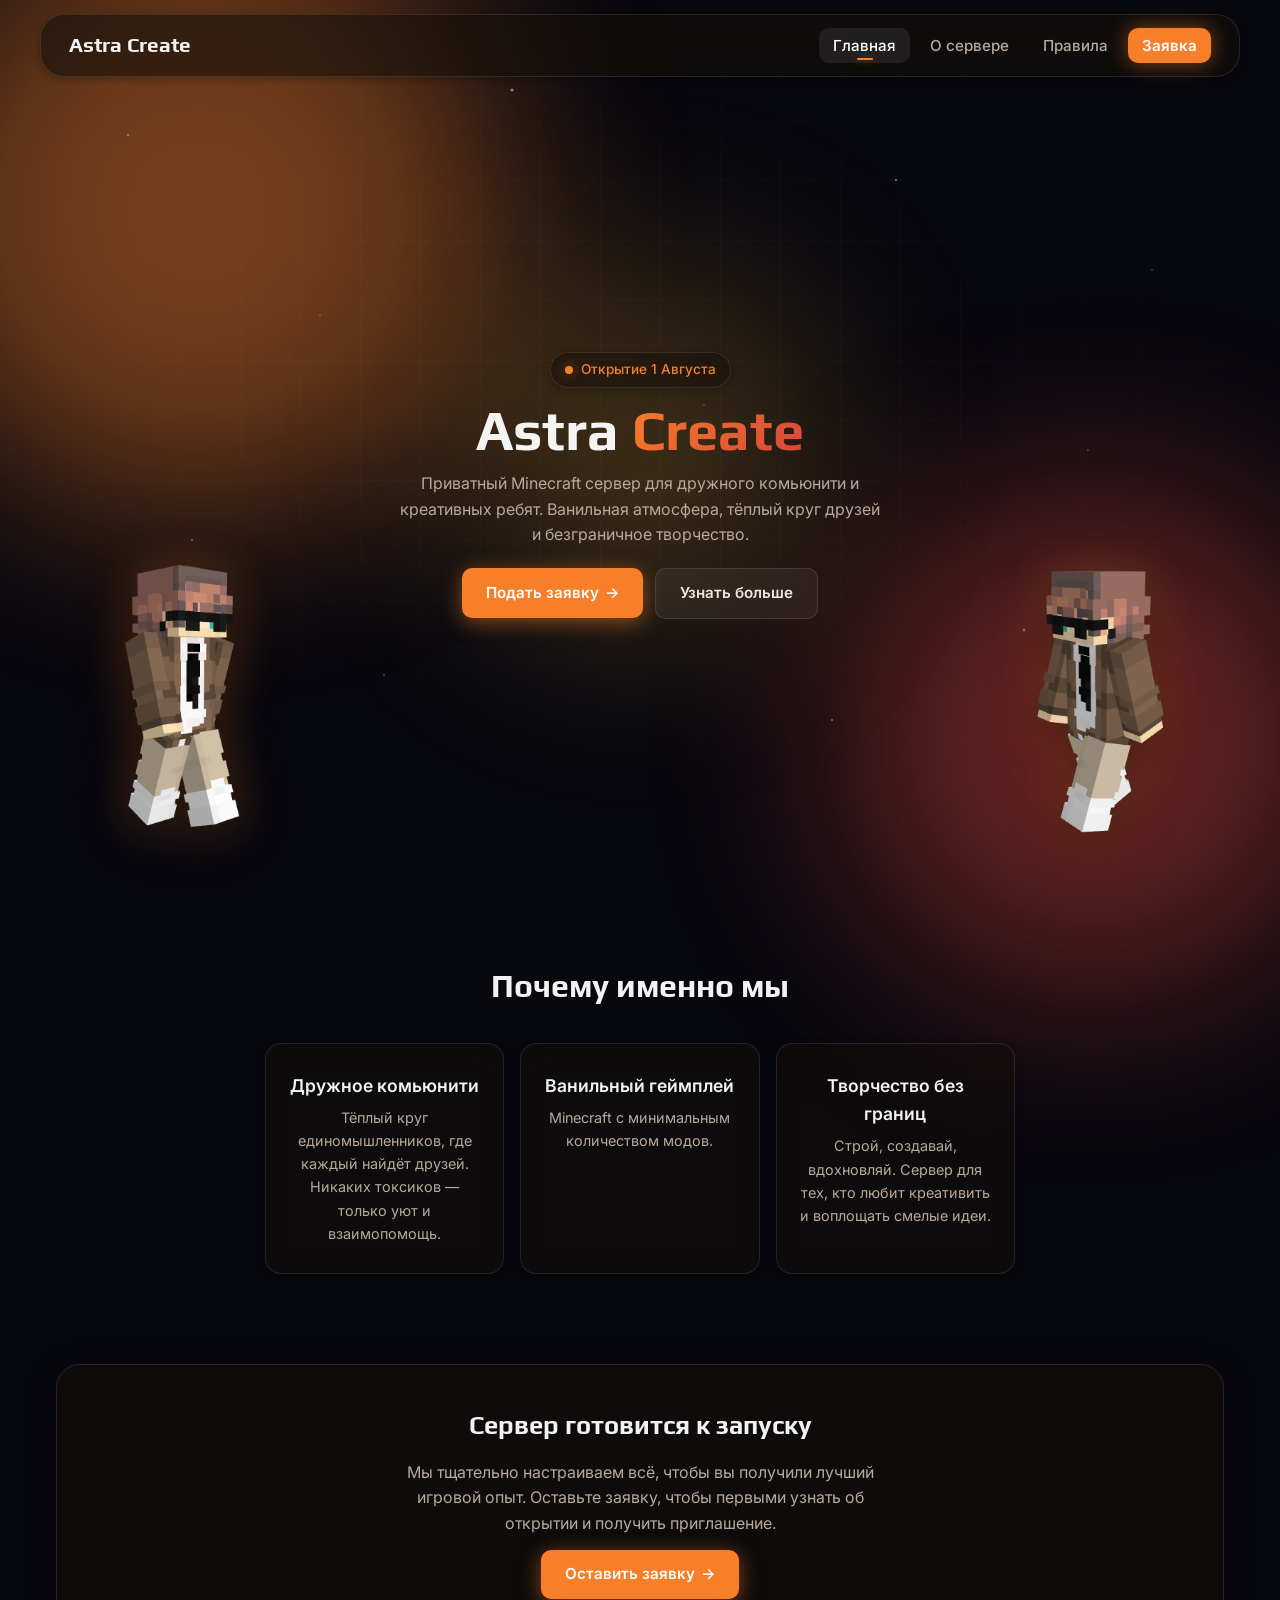
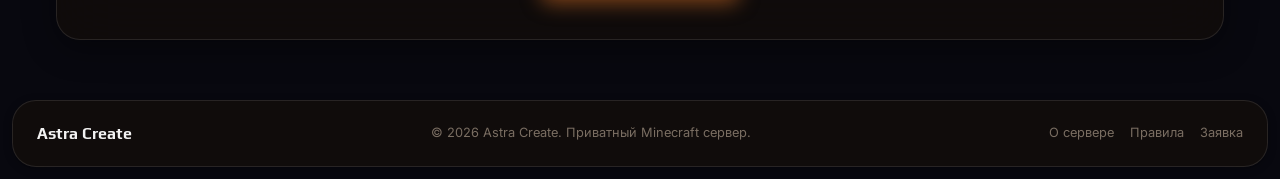
<file: index.html>
<!DOCTYPE html>
<html lang="ru">
<head>
    <meta charset="UTF-8">
    <meta name="viewport" content="width=device-width, initial-scale=1.0">
    <meta name="description" content="Astra Create — приватный Minecraft сервер.">
    <title>Astra Create — Приватный Minecraft Сервер</title>
    <link rel="preconnect" href="https://fonts.googleapis.com">
    <link rel="preconnect" href="https://fonts.gstatic.com" crossorigin>
    <link href="https://fonts.googleapis.com/css2?family=Inter:wght@300;400;500;600;700&family=Play:wght@400;700&display=swap" rel="stylesheet">
    <link rel="stylesheet" href="style.css">
</head>
<body>
    <div class="bg-stars" aria-hidden="true"></div>
    <div class="bg-orb bg-orb--orange" aria-hidden="true"></div>
    <div class="bg-orb bg-orb--red" aria-hidden="true"></div>
    <div class="bg-orb bg-orb--yellow" aria-hidden="true"></div>
    <div class="bg-grid" aria-hidden="true"></div>

    <header class="header" role="banner">
        <nav class="nav glass-panel" role="navigation" aria-label="Главное меню">
            <a href="index.html" class="nav__logo" aria-label="Astra Create — главная страница">
                <span class="nav__logo-text">Astra Create</span>
            </a>
            <button class="nav__burger" aria-label="Открыть меню" aria-expanded="false">
                <span class="nav__burger-line"></span>
                <span class="nav__burger-line"></span>
                <span class="nav__burger-line"></span>
            </button>
            <ul class="nav__list" role="menubar">
                <li class="nav__item" role="none">
                    <a href="index.html" class="nav__link nav__link--active" role="menuitem" aria-current="page">Главная</a>
                </li>
                <li class="nav__item" role="none">
                    <a href="about.html" class="nav__link" role="menuitem">О сервере</a>
                </li>
                <li class="nav__item" role="none">
                    <a href="https://t.me/AstraA0o0/5" class="nav__link" role="menuitem">Правила</a>
                </li>
                <li class="nav__item" role="none">
                    <a href="apply.html" class="nav__link nav__link--cta" role="menuitem">Заявка</a>
                </li>
            </ul>
        </nav>
        <div class="mobile-overlay" aria-hidden="true">
            <div class="mobile-menu glass-panel--heavy" role="dialog" aria-modal="true" aria-label="Мобильное меню">
                <button class="mobile-menu__close" aria-label="Закрыть меню">&#10005;</button>
                <ul class="mobile-menu__list">
                    <li><a href="index.html" class="mobile-menu__link mobile-menu__link--active">Главная</a></li>
                    <li><a href="about.html" class="mobile-menu__link">О сервере</a></li>
                    <li><a href="https://t.me/AstraA0o0/5" class="mobile-menu__link">Правила</a></li>
                    <li><a href="apply.html" class="mobile-menu__link mobile-menu__link--cta">Подать заявку</a></li>
                </ul>
            </div>
        </div>
    </header>

    <main class="main" role="main">
        <section class="hero" aria-labelledby="hero-heading">
            <div class="hero__content">
                <div class="hero__badge glass-panel">
                    <span class="pulse-dot" aria-hidden="true"></span>
                    Открытие 1 Августа
                </div>
                <h1 id="hero-heading" class="hero__title">
                    Astra <span class="hero__title--accent">Create</span>
                </h1>
                <p class="hero__subtitle">
                    Приватный Minecraft сервер для дружного комьюнити и креативных ребят.
                    Ванильная атмосфера, тёплый круг друзей и безграничное творчество.
                </p>
                <div class="hero__actions">
                    <a href="apply.html" class="btn btn--primary">
                        Подать заявку
                        <span class="btn__arrow">&rarr;</span>
                    </a>
                    <a href="about.html" class="btn btn--glass">
                        Узнать больше
                    </a>
                </div>
            </div>
            <div class="hero__visual" aria-hidden="true">
                <div class="hero__character hero__character--left">
                    <img src="skin.png" alt="Персонаж слева" width="225" height="450" loading="lazy">
                </div>
                <div class="hero__character hero__character--right">
                    <img src="skin2.png" alt="Персонаж справа" width="225" height="450" loading="lazy">
                </div>
            </div>
        </section>

        <section class="features fade-in-section" aria-labelledby="features-heading">
            <h2 id="features-heading" class="section-title">Почему именно мы</h2>
            <div class="features__grid">
                <article class="feature-card glass-panel" tabindex="0">
                    <h3 class="feature-card__title">Дружное комьюнити</h3>
                    <p class="feature-card__text">
                        Тёплый круг единомышленников, где каждый найдёт друзей.
                        Никаких токсиков — только уют и взаимопомощь.
                    </p>
                </article>
                <article class="feature-card glass-panel" tabindex="0">
                    <h3 class="feature-card__title">Ванильный геймплей</h3>
                    <p class="feature-card__text">
                        Minecraft с минимальным количеством модов.
                    </p>
                </article>
                <article class="feature-card glass-panel" tabindex="0">
                    <h3 class="feature-card__title">Творчество без границ</h3>
                    <p class="feature-card__text">
                        Строй, создавай, вдохновляй. Сервер для тех,
                        кто любит креативить и воплощать смелые идеи.
                    </p>
                </article>
            </div>
        </section>

        <section class="status fade-in-section" aria-labelledby="status-heading">
            <div class="status__card glass-panel--heavy">
                <h2 id="status-heading" class="status__title">Сервер готовится к запуску</h2>
                <p class="status__text">
                    Мы тщательно настраиваем всё, чтобы вы получили лучший игровой опыт.
                    Оставьте заявку, чтобы первыми узнать об открытии и получить приглашение.
                </p>
                <a href="apply.html" class="btn btn--primary">
                    Оставить заявку
                    <span class="btn__arrow">&rarr;</span>
                </a>
            </div>
        </section>
    </main>

    <footer class="footer glass-panel" role="contentinfo">
        <div class="footer__inner">
            <p class="footer__brand">Astra Create</p>
            <p class="footer__copy">&copy; 2026 Astra Create. Приватный Minecraft сервер.</p>
            <nav class="footer__links" aria-label="Дополнительные ссылки">
                <a href="about.html">О сервере</a>
                <a href="rules.html">Правила</a>
                <a href="apply.html">Заявка</a>
            </nav>
        </div>
    </footer>

    <script src="script.js"></script>
</body>
</html>
</file>
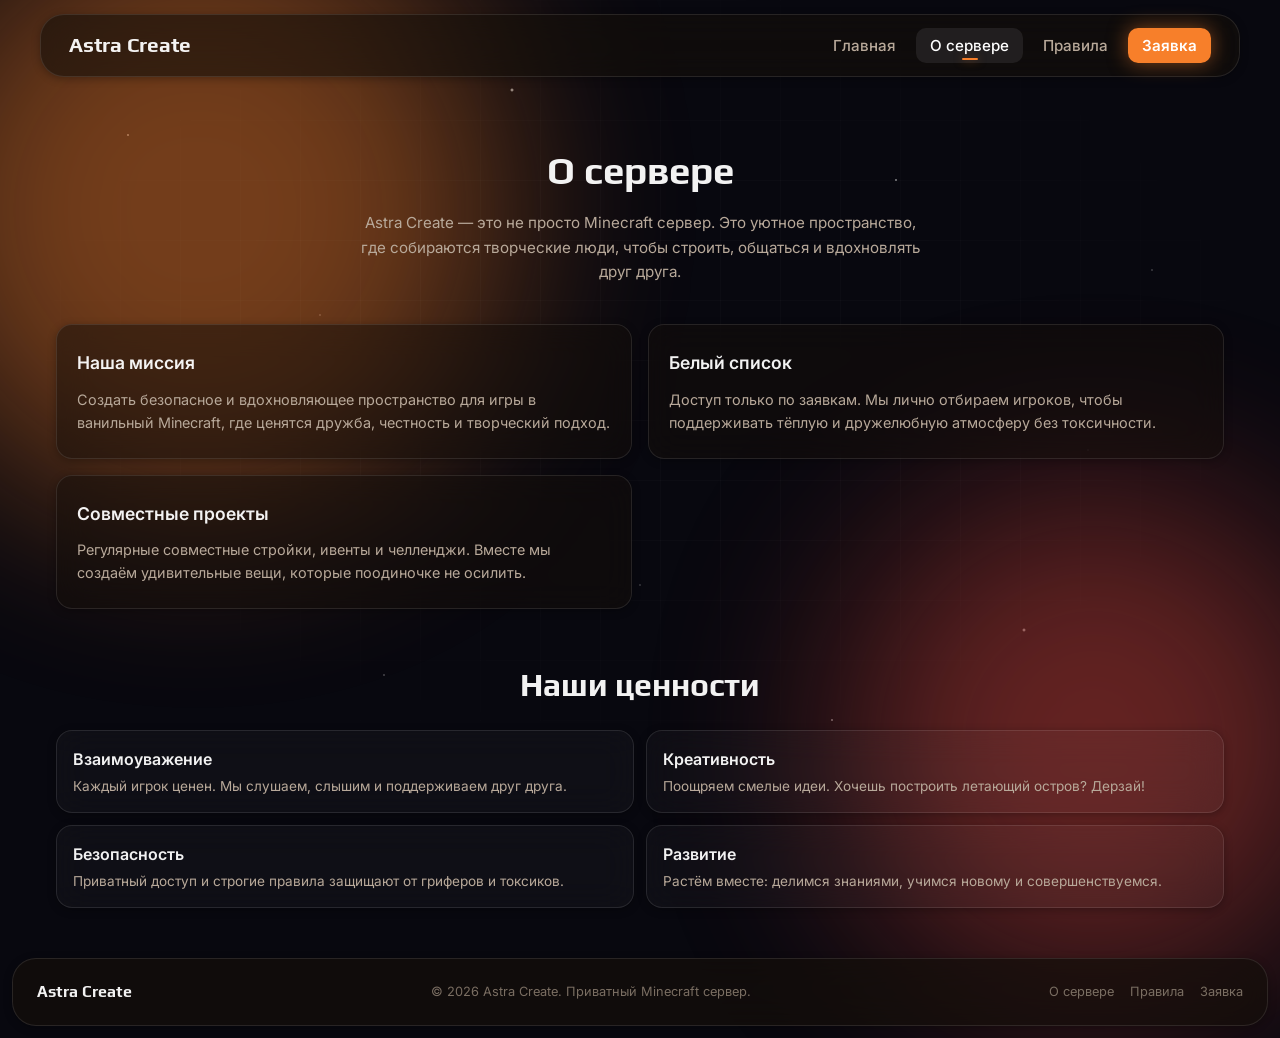
<file: about.html>
<!DOCTYPE html>
<html lang="ru">
<head>
    <meta charset="UTF-8">
    <meta name="viewport" content="width=device-width, initial-scale=1.0">
    <meta name="description" content="Узнайте больше о приватном Minecraft сервере Astra Create — ванильный геймплей, дружное комьюнити.">
    <title>О сервере — Astra Create</title>
    <link rel="preconnect" href="https://fonts.googleapis.com">
    <link rel="preconnect" href="https://fonts.gstatic.com" crossorigin>
    <link href="https://fonts.googleapis.com/css2?family=Inter:wght@300;400;500;600;700&family=Play:wght@400;700&display=swap" rel="stylesheet">
    <link rel="stylesheet" href="style.css">
</head>
<body>
    <div class="bg-stars" aria-hidden="true"></div>
    <div class="bg-orb bg-orb--orange" aria-hidden="true"></div>
    <div class="bg-orb bg-orb--red" aria-hidden="true"></div>
    <div class="bg-grid" aria-hidden="true"></div>

    <header class="header" role="banner">
        <nav class="nav glass-panel" role="navigation" aria-label="Главное меню">
            <a href="index.html" class="nav__logo" aria-label="Astra Create — главная страница">
                <span class="nav__logo-text">Astra Create</span>
            </a>
            <button class="nav__burger" aria-label="Открыть меню" aria-expanded="false">
                <span class="nav__burger-line"></span>
                <span class="nav__burger-line"></span>
                <span class="nav__burger-line"></span>
            </button>
            <ul class="nav__list" role="menubar">
                <li class="nav__item" role="none">
                    <a href="index.html" class="nav__link" role="menuitem">Главная</a>
                </li>
                <li class="nav__item" role="none">
                    <a href="about.html" class="nav__link nav__link--active" role="menuitem" aria-current="page">О сервере</a>
                </li>
                <li class="nav__item" role="none">
                    <a href="https://t.me/AstraA0o0/5" class="nav__link" role="menuitem">Правила</a>
                </li>
                <li class="nav__item" role="none">
                    <a href="apply.html" class="nav__link nav__link--cta" role="menuitem">Заявка</a>
                </li>
            </ul>
        </nav>
        <div class="mobile-overlay" aria-hidden="true">
            <div class="mobile-menu glass-panel--heavy" role="dialog" aria-modal="true" aria-label="Мобильное меню">
                <button class="mobile-menu__close" aria-label="Закрыть меню">&#10005;</button>
                <ul class="mobile-menu__list">
                    <li><a href="index.html" class="mobile-menu__link">Главная</a></li>
                    <li><a href="about.html" class="mobile-menu__link mobile-menu__link--active">О сервере</a></li>
                    <li><a href="https://t.me/AstraA0o0/5" class="mobile-menu__link">Правила</a></li>
                    <li><a href="apply.html" class="mobile-menu__link mobile-menu__link--cta">Подать заявку</a></li>
                </ul>
            </div>
        </div>
    </header>

    <main class="main" role="main">
        <section class="page-header fade-in-section">
            <h1 class="page-header__title">О сервере</h1>
            <p class="page-header__subtitle">
                Astra Create — это не просто Minecraft сервер. Это уютное пространство,
                где собираются творческие люди, чтобы строить, общаться и вдохновлять друг друга.
            </p>
        </section>

        <section class="about-content fade-in-section" aria-label="Информация о сервере">
            <article class="about-card glass-panel" tabindex="0">
                <h3 class="about-card__title">Наша миссия</h3>
                <p class="about-card__text">
                    Создать безопасное и вдохновляющее пространство для игры в ванильный Minecraft,
                    где ценятся дружба, честность и творческий подход.
                </p>
            </article>
            <article class="about-card glass-panel" tabindex="0">
                <h3 class="about-card__title">Белый список</h3>
                <p class="about-card__text">
                    Доступ только по заявкам. Мы лично отбираем игроков, чтобы поддерживать
                    тёплую и дружелюбную атмосферу без токсичности.
                </p>
            </article>
            <article class="about-card glass-panel" tabindex="0">
                <h3 class="about-card__title">Совместные проекты</h3>
                <p class="about-card__text">
                    Регулярные совместные стройки, ивенты и челленджи.
                    Вместе мы создаём удивительные вещи, которые поодиночке не осилить.
                </p>
            </article>
        </section>

        <section class="about-values fade-in-section" aria-labelledby="values-heading">
            <h2 id="values-heading" class="section-title">Наши ценности</h2>
            <div class="values__grid">
                <div class="value-item glass-panel" tabindex="0">
                    <div>
                        <h4 class="value-item__title">Взаимоуважение</h4>
                        <p class="value-item__text">Каждый игрок ценен. Мы слушаем, слышим и поддерживаем друг друга.</p>
                    </div>
                </div>
                <div class="value-item glass-panel" tabindex="0">
                    <div>
                        <h4 class="value-item__title">Креативность</h4>
                        <p class="value-item__text">Поощряем смелые идеи. Хочешь построить летающий остров? Дерзай!</p>
                    </div>
                </div>
                <div class="value-item glass-panel" tabindex="0">
                    <div>
                        <h4 class="value-item__title">Безопасность</h4>
                        <p class="value-item__text">Приватный доступ и строгие правила защищают от гриферов и токсиков.</p>
                    </div>
                </div>
                <div class="value-item glass-panel" tabindex="0">
                    <div>
                        <h4 class="value-item__title">Развитие</h4>
                        <p class="value-item__text">Растём вместе: делимся знаниями, учимся новому и совершенствуемся.</p>
                    </div>
                </div>
            </div>
        </section>
    </main>

    <footer class="footer glass-panel" role="contentinfo">
        <div class="footer__inner">
            <p class="footer__brand">Astra Create</p>
            <p class="footer__copy">&copy; 2026 Astra Create. Приватный Minecraft сервер.</p>
            <nav class="footer__links" aria-label="Дополнительные ссылки">
                <a href="about.html">О сервере</a>
                <a href="rules.html">Правила</a>
                <a href="apply.html">Заявка</a>
            </nav>
        </div>
    </footer>

    <script src="script.js"></script>
</body>
</html>
</file>
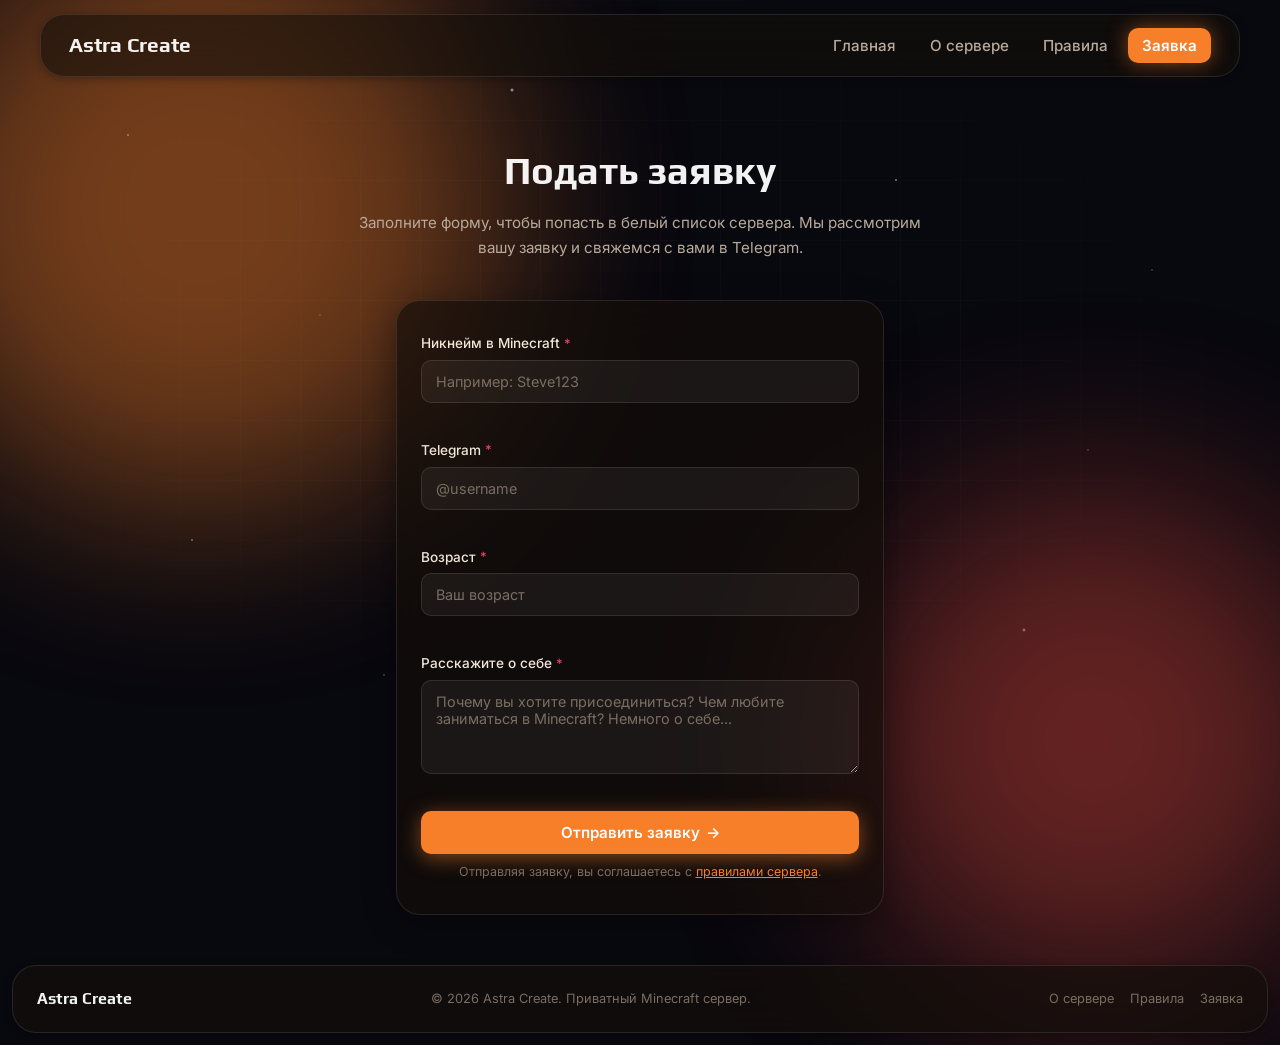
<file: apply.html>
<!DOCTYPE html>
<html lang="ru">
<head>
    <meta charset="UTF-8">
    <meta name="viewport" content="width=device-width, initial-scale=1.0">
    <meta name="description" content="Подайте заявку на вступление в приватный Minecraft сервер Astra Create. Белый список, ванильный геймплей.">
    <title>Заявка — Astra Create</title>
    <link rel="preconnect" href="https://fonts.googleapis.com">
    <link rel="preconnect" href="https://fonts.gstatic.com" crossorigin>
    <link href="https://fonts.googleapis.com/css2?family=Inter:wght@300;400;500;600;700&family=Play:wght@400;700&display=swap" rel="stylesheet">
    <link rel="stylesheet" href="style.css">
</head>
<body>
    <div class="bg-stars" aria-hidden="true"></div>
    <div class="bg-orb bg-orb--orange" aria-hidden="true"></div>
    <div class="bg-orb bg-orb--red" aria-hidden="true"></div>
    <div class="bg-grid" aria-hidden="true"></div>

    <header class="header" role="banner">
        <nav class="nav glass-panel" role="navigation" aria-label="Главное меню">
            <a href="index.html" class="nav__logo" aria-label="Astra Create — главная страница">
                <span class="nav__logo-text">Astra Create</span>
            </a>
            <button class="nav__burger" aria-label="Открыть меню" aria-expanded="false">
                <span class="nav__burger-line"></span>
                <span class="nav__burger-line"></span>
                <span class="nav__burger-line"></span>
            </button>
            <ul class="nav__list" role="menubar">
                <li class="nav__item" role="none">
                    <a href="index.html" class="nav__link" role="menuitem">Главная</a>
                </li>
                <li class="nav__item" role="none">
                    <a href="about.html" class="nav__link" role="menuitem">О сервере</a>
                </li>
                <li class="nav__item" role="none">
                    <a href="https://t.me/AstraA0o0/5" class="nav__link" role="menuitem">Правила</a>
                </li>
                <li class="nav__item" role="none">
                    <a href="apply.html" class="nav__link nav__link--cta nav__link--active" role="menuitem" aria-current="page">Заявка</a>
                </li>
            </ul>
        </nav>
        <div class="mobile-overlay" aria-hidden="true">
            <div class="mobile-menu glass-panel--heavy" role="dialog" aria-modal="true" aria-label="Мобильное меню">
                <button class="mobile-menu__close" aria-label="Закрыть меню">&#10005;</button>
                <ul class="mobile-menu__list">
                    <li><a href="index.html" class="mobile-menu__link">Главная</a></li>
                    <li><a href="about.html" class="mobile-menu__link">О сервере</a></li>
                    <li><a href="https://t.me/AstraA0o0/5" class="mobile-menu__link">Правила</a></li>
                    <li><a href="apply.html" class="mobile-menu__link mobile-menu__link--cta">Подать заявку</a></li>
                </ul>
            </div>
        </div>
    </header>

    <main class="main" role="main">
        <section class="page-header fade-in-section">
            <h1 class="page-header__title">Подать заявку</h1>
            <p class="page-header__subtitle">
                Заполните форму, чтобы попасть в белый список сервера.
                Мы рассмотрим вашу заявку и свяжемся с вами в Telegram.
            </p>
        </section>

        <section class="apply-section fade-in-section" aria-label="Форма заявки">
            <form id="apply-form" class="form glass-panel--heavy" style="padding: 32px 24px;" novalidate>
                <div class="form-group">
                    <label for="mc-username" class="form-group__label form-group__label--required">
                        Никнейм в Minecraft
                    </label>
                    <input
                        type="text"
                        id="mc-username"
                        class="form-group__input"
                        placeholder="Например: Steve123"
                        maxlength="16"
                        autocomplete="username"
                        aria-required="true"
                        aria-describedby="mc-username-error"
                    >
                    <span id="mc-username-error" class="form-group__error" role="alert"></span>
                </div>

                <div class="form-group">
                    <label for="telegram" class="form-group__label form-group__label--required">
                        Telegram
                    </label>
                    <input
                        type="text"
                        id="telegram"
                        class="form-group__input"
                        placeholder="@username"
                        autocomplete="off"
                        aria-required="true"
                        aria-describedby="telegram-error"
                    >
                    <span id="telegram-error" class="form-group__error" role="alert"></span>
                </div>

                <div class="form-group">
                    <label for="age" class="form-group__label form-group__label--required">
                        Возраст
                    </label>
                    <input
                        type="number"
                        id="age"
                        class="form-group__input"
                        placeholder="Ваш возраст"
                        min="10"
                        max="99"
                        aria-required="true"
                        aria-describedby="age-error"
                    >
                    <span id="age-error" class="form-group__error" role="alert"></span>
                </div>

                <div class="form-group">
                    <label for="about" class="form-group__label form-group__label--required">
                        Расскажите о себе
                    </label>
                    <textarea
                        id="about"
                        class="form-group__textarea"
                        rows="4"
                        placeholder="Почему вы хотите присоединиться? Чем любите заниматься в Minecraft? Немного о себе..."
                        maxlength="800"
                        aria-required="true"
                        aria-describedby="about-error"
                    ></textarea>
                    <span id="about-error" class="form-group__error" role="alert"></span>
                </div>

                <div class="form__footer">
                    <button type="submit" class="btn btn--primary btn--block">
                        Отправить заявку
                        <span class="btn__arrow">&rarr;</span>
                    </button>
                    <p class="form__note">
                        Отправляя заявку, вы соглашаетесь с <a href="rules.html" style="color: var(--accent-orange); text-decoration: underline;">правилами сервера</a>.
                    </p>
                </div>
            </form>
        </section>
    </main>

    <div class="modal-overlay" aria-hidden="true" role="dialog" aria-modal="true" aria-labelledby="modal-title">
        <div class="modal">
            <div class="modal__icon">&#10003;</div>
            <h3 id="modal-title" class="modal__title">Заявка отправлена!</h3>
            <p class="modal__text">
                Спасибо за интерес к Astra Create! Мы рассмотрим вашу заявку
                и свяжемся с вами в Telegram. Ожидайте ответа.
            </p>
            <button class="btn btn--primary modal__close-btn">
                Понятно
            </button>
        </div>
    </div>

    <footer class="footer glass-panel" role="contentinfo">
        <div class="footer__inner">
            <p class="footer__brand">Astra Create</p>
            <p class="footer__copy">&copy; 2026 Astra Create. Приватный Minecraft сервер.</p>
            <nav class="footer__links" aria-label="Дополнительные ссылки">
                <a href="about.html">О сервере</a>
                <a href="rules.html">Правила</a>
                <a href="apply.html">Заявка</a>
            </nav>
        </div>
    </footer>

    <script src="script.js"></script>
</body>
</html>
</file>
<file: style.css>
:root {
    --bg-deep: #08080f;
    --bg-surface: #12121a;
    --glass-bg: rgba(255, 255, 255, 0.04);
    --glass-bg-heavy: rgba(20, 15, 10, 0.65);
    --glass-border: rgba(255, 255, 255, 0.1);
    --glass-border-hover: rgba(255, 255, 255, 0.2);
    --text-primary: #f0e6d9;
    --text-secondary: #b8a99a;
    --text-muted: #7a6e62;
    --accent-orange: #f77f2a;
    --accent-orange-glow: rgba(247, 127, 42, 0.5);
    --accent-red: #d6453a;
    --accent-red-glow: rgba(214, 69, 58, 0.4);
    --accent-yellow: #f2b134;
    --accent-yellow-glow: rgba(242, 177, 52, 0.3);
    --danger: #e94560;
    --success: #2ecc71;
    --white-soft: rgba(255, 255, 255, 0.95);
    --font-body: 'Inter', system-ui, -apple-system, sans-serif;
    --font-display: 'Play', 'Inter', sans-serif;
    --radius-sm: 10px;
    --radius-md: 16px;
    --radius-lg: 24px;
    --radius-xl: 32px;
    --shadow-sm: 0 2px 8px rgba(0, 0, 0, 0.3);
    --shadow-md: 0 8px 32px rgba(0, 0, 0, 0.4);
    --shadow-lg: 0 16px 48px rgba(0, 0, 0, 0.5);
    --shadow-glow-orange: 0 0 50px var(--accent-orange-glow);
    --transition-fast: 0.2s ease;
    --transition-base: 0.25s ease;
    --transition-slow: 0.35s ease;
    --header-height-expanded: 90px;
    --header-height-collapsed: 60px;
    --container-max: 1200px;
}

*,
*::before,
*::after {
    box-sizing: border-box;
    margin: 0;
    padding: 0;
}

html {
    scroll-behavior: smooth;
    -webkit-font-smoothing: antialiased;
    -moz-osx-font-smoothing: grayscale;
    font-size: 16px;
    height: 100%;
}

body {
    font-family: var(--font-body);
    background: var(--bg-deep);
    color: var(--text-primary);
    line-height: 1.6;
    min-height: 100vh;
    display: flex;
    flex-direction: column;
    overflow-x: hidden;
    position: relative;
}

img {
    max-width: 100%;
    display: block;
}

a {
    color: inherit;
    text-decoration: none;
    transition: color var(--transition-base);
}

ul {
    list-style: none;
}

button {
    cursor: pointer;
    border: none;
    background: none;
    font-family: inherit;
    color: inherit;
}

input,
textarea,
select {
    font-family: inherit;
    font-size: inherit;
    color: inherit;
}

:focus-visible {
    outline: 2px solid var(--accent-orange);
    outline-offset: 3px;
    border-radius: 4px;
}

.bg-stars {
    position: fixed;
    inset: 0;
    z-index: 0;
    pointer-events: none;
    background-image: 
        radial-gradient(1.5px 1.5px at 10% 15%, rgba(255,255,255,0.7), transparent),
        radial-gradient(1px 1px at 25% 35%, rgba(255,255,255,0.6), transparent),
        radial-gradient(2px 2px at 40% 10%, rgba(255,255,255,0.8), transparent),
        radial-gradient(1px 1px at 55% 45%, rgba(255,255,255,0.5), transparent),
        radial-gradient(1.5px 1.5px at 70% 20%, rgba(255,255,255,0.7), transparent),
        radial-gradient(1px 1px at 85% 50%, rgba(255,255,255,0.6), transparent),
        radial-gradient(1.5px 1.5px at 15% 60%, rgba(255,255,255,0.55), transparent),
        radial-gradient(1px 1px at 30% 75%, rgba(255,255,255,0.65), transparent),
        radial-gradient(1px 1px at 50% 65%, rgba(255,255,255,0.5), transparent),
        radial-gradient(1.5px 1.5px at 65% 80%, rgba(255,255,255,0.6), transparent),
        radial-gradient(2px 2px at 80% 70%, rgba(255,255,255,0.7), transparent),
        radial-gradient(1px 1px at 90% 30%, rgba(255,255,255,0.55), transparent);
    animation: twinkle 6s ease-in-out infinite alternate;
}

@keyframes twinkle {
    0% { opacity: 0.8; }
    100% { opacity: 1; }
}

.bg-grid {
    position: fixed;
    inset: 0;
    z-index: 0;
    pointer-events: none;
    background-image:
        linear-gradient(rgba(255,255,255,0.02) 1px, transparent 1px),
        linear-gradient(90deg, rgba(255,255,255,0.02) 1px, transparent 1px);
    background-size: 60px 60px;
    mask-image: radial-gradient(ellipse 80% 70% at 50% 40%, black 30%, transparent 70%);
    -webkit-mask-image: radial-gradient(ellipse 80% 70% at 50% 40%, black 30%, transparent 70%);
}

.bg-orb {
    position: fixed;
    border-radius: 50%;
    filter: blur(100px);
    z-index: 0;
    pointer-events: none;
    opacity: 0.45;
    animation: float 20s ease-in-out infinite;
}

.bg-orb--orange {
    width: 600px;
    height: 600px;
    background: var(--accent-orange);
    top: -10%;
    left: -8%;
}

.bg-orb--red {
    width: 500px;
    height: 500px;
    background: var(--accent-red);
    bottom: -10%;
    right: -5%;
    animation-delay: -7s;
}

.bg-orb--yellow {
    width: 350px;
    height: 350px;
    background: var(--accent-yellow);
    top: 50%;
    left: 50%;
    transform: translate(-50%, -50%);
    animation-delay: -14s;
    opacity: 0.25;
}

@keyframes float {
    0%, 100% { transform: translate(0, 0) scale(1); }
    25% { transform: translate(50px, -40px) scale(1.15); }
    50% { transform: translate(-30px, 30px) scale(0.9); }
    75% { transform: translate(-45px, -20px) scale(1.1); }
}

.glass-panel {
    background: rgba(20, 15, 10, 0.5);
    backdrop-filter: blur(16px);
    -webkit-backdrop-filter: blur(16px);
    border: 1px solid var(--glass-border);
    border-radius: var(--radius-md);
    transition: all var(--transition-base);
    box-shadow: var(--shadow-sm);
}

.glass-panel--heavy {
    background: var(--glass-bg-heavy);
    backdrop-filter: blur(30px);
    -webkit-backdrop-filter: blur(30px);
    border: 1px solid var(--glass-border);
    border-radius: var(--radius-lg);
    box-shadow: var(--shadow-md);
}

.header {
    position: fixed;
    top: 0;
    left: 0;
    width: 100%;
    z-index: 1000;
    display: flex;
    justify-content: center;
    padding: 14px 16px;
    transition: padding 0.4s ease;
}

.nav {
    display: flex;
    align-items: center;
    justify-content: space-between;
    padding: 14px 20px;
    border-radius: var(--radius-lg);
    box-shadow: var(--shadow-sm);
    width: 100%;
    max-width: var(--container-max);
    transition: all 0.4s ease;
    background: rgba(20, 15, 10, 0.6);
    backdrop-filter: blur(20px);
    -webkit-backdrop-filter: blur(20px);
    border: 1px solid var(--glass-border);
}

.nav--scrolled {
    padding: 8px 18px;
    background: rgba(20, 15, 10, 0.8);
    box-shadow: var(--shadow-md);
    border-radius: var(--radius-md);
}

.nav__logo {
    display: flex;
    align-items: center;
    gap: 8px;
    font-family: var(--font-display);
    font-weight: 700;
    font-size: 1.3rem;
    color: var(--white-soft);
    text-decoration: none;
    transition: all 0.4s ease;
    z-index: 2;
}

.nav--scrolled .nav__logo {
    font-size: 1.15rem;
}

.nav__list {
    display: none;
    gap: 6px;
    align-items: center;
}

.nav__link {
    padding: 8px 14px;
    border-radius: var(--radius-sm);
    font-weight: 500;
    font-size: 0.95rem;
    color: var(--text-secondary);
    transition: all var(--transition-fast);
    position: relative;
}

.nav--scrolled .nav__link {
    padding: 6px 12px;
    font-size: 0.9rem;
}

.nav__link:hover,
.nav__link--active {
    color: #fff;
    background: rgba(255,255,255,0.08);
}

.nav__link--active::after {
    content: '';
    position: absolute;
    bottom: 3px;
    left: 50%;
    transform: translateX(-50%);
    width: 16px;
    height: 2px;
    background: var(--accent-orange);
    border-radius: 1px;
    box-shadow: 0 0 10px var(--accent-orange-glow);
}

.nav__link--cta {
    background: var(--accent-orange);
    color: #fff !important;
    font-weight: 600;
    box-shadow: 0 0 20px var(--accent-orange-glow);
}

.nav__link--cta:hover {
    background: #ff8c42;
    box-shadow: 0 0 30px var(--accent-orange-glow);
}

.nav__burger {
    display: flex;
    flex-direction: column;
    gap: 5px;
    padding: 8px;
    z-index: 1001;
    cursor: pointer;
    border-radius: var(--radius-sm);
    transition: background var(--transition-fast);
}

.nav__burger-line {
    display: block;
    width: 24px;
    height: 2px;
    background: var(--text-primary);
    border-radius: 2px;
    transition: all var(--transition-fast);
}

.nav__burger--open .nav__burger-line:nth-child(1) {
    transform: translateY(7px) rotate(45deg);
}

.nav__burger--open .nav__burger-line:nth-child(2) {
    opacity: 0;
}

.nav__burger--open .nav__burger-line:nth-child(3) {
    transform: translateY(-7px) rotate(-45deg);
}

.mobile-overlay {
    position: fixed;
    inset: 0;
    z-index: 999;
    background: rgba(0,0,0,0.85);
    backdrop-filter: blur(10px);
    -webkit-backdrop-filter: blur(10px);
    display: flex;
    align-items: center;
    justify-content: center;
    opacity: 0;
    pointer-events: none;
    transition: opacity var(--transition-base);
}

.mobile-overlay--open {
    opacity: 1;
    pointer-events: all;
}

.mobile-menu {
    width: calc(100% - 40px);
    max-width: 380px;
    padding: 36px 28px 28px;
    text-align: center;
    position: relative;
    border-radius: var(--radius-xl);
    transform: translateY(20px) scale(0.95);
    transition: transform var(--transition-slow);
    background: rgba(20, 15, 10, 0.95);
    backdrop-filter: blur(30px);
    -webkit-backdrop-filter: blur(30px);
    border: 1px solid var(--glass-border);
    box-shadow: var(--shadow-lg);
}

.mobile-overlay--open .mobile-menu {
    transform: translateY(0) scale(1);
}

.mobile-menu__close {
    position: absolute;
    top: 12px;
    right: 12px;
    width: 36px;
    height: 36px;
    font-size: 1.2rem;
    border-radius: 50%;
    display: flex;
    align-items: center;
    justify-content: center;
    color: var(--text-secondary);
    transition: all var(--transition-fast);
    background: rgba(255,255,255,0.05);
}

.mobile-menu__close:hover {
    color: #fff;
    background: rgba(255,255,255,0.1);
}

.mobile-menu__list {
    display: flex;
    flex-direction: column;
    gap: 8px;
}

.mobile-menu__link {
    display: block;
    padding: 14px 20px;
    font-size: 1.05rem;
    font-weight: 500;
    border-radius: var(--radius-md);
    color: var(--text-secondary);
    transition: all var(--transition-fast);
    background: rgba(255,255,255,0.03);
}

.mobile-menu__link:hover,
.mobile-menu__link--active {
    background: rgba(255,255,255,0.08);
    color: #fff;
}

.mobile-menu__link--cta {
    background: var(--accent-orange);
    color: #fff !important;
    font-weight: 600;
    margin-top: 4px;
    box-shadow: 0 0 20px var(--accent-orange-glow);
}

.main {
    position: relative;
    z-index: 1;
    flex: 1 0 auto;
    padding-top: var(--header-height-expanded);
}

.hero {
    position: relative;
    min-height: calc(100vh - var(--header-height-expanded));
    display: flex;
    align-items: center;
    justify-content: center;
    padding: 30px 16px 50px;
    overflow: hidden;
}

.hero__content {
    max-width: 600px;
    text-align: center;
    z-index: 2;
}

.hero__badge {
    display: inline-flex;
    align-items: center;
    gap: 8px;
    padding: 6px 14px;
    border-radius: 50px;
    font-size: 0.85rem;
    font-weight: 500;
    color: var(--accent-orange);
}

.pulse-dot {
    width: 8px;
    height: 8px;
    background: var(--accent-orange);
    border-radius: 50%;
    animation: pulse 2s ease-in-out infinite;
    box-shadow: 0 0 12px var(--accent-orange-glow);
}

@keyframes pulse {
    0%, 100% { transform: scale(1); opacity: 0.8; }
    50% { transform: scale(1.5); opacity: 1; }
}

.hero__title {
    font-family: var(--font-display);
    font-size: clamp(2.2rem, 7vw, 4.5rem);
    font-weight: 700;
    line-height: 1.1;
    color: var(--white-soft);
    margin: 12px 0 10px;
}

.hero__title--accent {
    background: linear-gradient(135deg, var(--accent-orange), var(--accent-red));
    -webkit-background-clip: text;
    background-clip: text;
    -webkit-text-fill-color: transparent;
}

.hero__subtitle {
    font-size: 1rem;
    color: var(--text-secondary);
    max-width: 480px;
    margin: 0 auto 20px;
    line-height: 1.6;
}

.hero__actions {
    display: flex;
    flex-wrap: wrap;
    gap: 12px;
    justify-content: center;
}

.hero__visual {
    position: absolute;
    inset: 0;
    pointer-events: none;
    z-index: 1;
}

.hero__character {
    position: absolute;
    bottom: 5%;
    width: 120px;
    animation: float-character 5s ease-in-out infinite;
}

.hero__character--left {
    left: 2%;
}

.hero__character--right {
    right: 2%;
    animation-delay: -2.5s;
}

.hero__character img {
    width: 100%;
    height: auto;
    filter: drop-shadow(0 8px 20px rgba(0,0,0,0.5)) drop-shadow(0 0 20px rgba(247,127,42,0.3));
}

@keyframes float-character {
    0%, 100% { transform: translateY(0); }
    50% { transform: translateY(-18px); }
}

.btn {
    display: inline-flex;
    align-items: center;
    gap: 6px;
    padding: 12px 24px;
    font-weight: 600;
    font-size: 0.95rem;
    border-radius: var(--radius-sm);
    transition: all var(--transition-fast);
    cursor: pointer;
    border: none;
    white-space: nowrap;
}

.btn--primary {
    background: var(--accent-orange);
    color: #fff;
    box-shadow: 0 4px 20px var(--accent-orange-glow);
}

.btn--primary:hover {
    background: #ff8c42;
    transform: translateY(-2px);
    box-shadow: 0 6px 30px var(--accent-orange-glow);
}

.btn--glass {
    background: rgba(255,255,255,0.06);
    color: var(--text-primary);
    border: 1px solid var(--glass-border);
    backdrop-filter: blur(10px);
    -webkit-backdrop-filter: blur(10px);
}

.btn--glass:hover {
    background: rgba(255,255,255,0.1);
    border-color: var(--glass-border-hover);
    transform: translateY(-2px);
}

.btn__arrow {
    transition: transform var(--transition-fast);
}

.btn:hover .btn__arrow {
    transform: translateX(3px);
}

.btn--block {
    width: 100%;
    justify-content: center;
}

.fade-in-section {
    opacity: 0;
    transform: translateY(20px);
    transition: opacity 0.6s ease, transform 0.6s ease;
}

.fade-in-section.visible {
    opacity: 1;
    transform: translateY(0);
}

.section-title {
    font-family: var(--font-display);
    font-size: 1.8rem;
    font-weight: 700;
    text-align: center;
    color: var(--white-soft);
    margin-bottom: 6px;
}

.features {
    padding: 60px 16px;
    max-width: var(--container-max);
    margin: 0 auto;
}

.features__grid {
    display: grid;
    grid-template-columns: 1fr;
    gap: 16px;
    margin-top: 32px;
    max-width: 700px;
    margin-left: auto;
    margin-right: auto;
}

.feature-card {
    padding: 28px 20px;
    text-align: center;
    transition: transform var(--transition-fast);
}

.feature-card:hover {
    transform: translateY(-3px);
    border-color: var(--glass-border-hover);
    box-shadow: var(--shadow-md);
}

.feature-card__title {
    font-weight: 600;
    font-size: 1.1rem;
    color: var(--white-soft);
    margin-bottom: 6px;
}

.feature-card__text {
    color: var(--text-secondary);
    font-size: 0.9rem;
    line-height: 1.6;
}

.status {
    padding: 30px 16px 60px;
    max-width: var(--container-max);
    margin: 0 auto;
}

.status__card {
    padding: 40px 24px;
    text-align: center;
    display: flex;
    flex-direction: column;
    align-items: center;
    gap: 14px;
}

.status__title {
    font-family: var(--font-display);
    font-size: 1.6rem;
    font-weight: 700;
    color: var(--white-soft);
}

.status__text {
    color: var(--text-secondary);
    max-width: 480px;
    line-height: 1.6;
}

.page-header {
    text-align: center;
    padding: 50px 16px 24px;
    max-width: 600px;
    margin: 0 auto;
}

.page-header__title {
    font-family: var(--font-display);
    font-size: 2rem;
    font-weight: 700;
    color: var(--white-soft);
    margin-bottom: 10px;
}

.page-header__subtitle {
    color: var(--text-secondary);
    font-size: 0.95rem;
    line-height: 1.6;
}

.about-content {
    padding: 16px 16px 50px;
    max-width: var(--container-max);
    margin: 0 auto;
    display: grid;
    grid-template-columns: 1fr;
    gap: 16px;
}

.about-card {
    padding: 24px 20px;
    display: flex;
    flex-direction: column;
    gap: 10px;
    transition: transform var(--transition-fast);
}

.about-card:hover {
    transform: translateY(-2px);
    border-color: var(--glass-border-hover);
}

.about-card__title {
    font-weight: 600;
    font-size: 1.1rem;
    color: var(--white-soft);
}

.about-card__text {
    color: var(--text-secondary);
    font-size: 0.9rem;
    line-height: 1.6;
}

.about-values {
    padding: 0 16px 50px;
    max-width: var(--container-max);
    margin: 0 auto;
}

.values__grid {
    display: grid;
    grid-template-columns: 1fr;
    gap: 12px;
    margin-top: 20px;
}

.value-item {
    display: flex;
    align-items: flex-start;
    gap: 12px;
    padding: 16px;
    border-radius: var(--radius-md);
    background: rgba(255,255,255,0.03);
    border: 1px solid var(--glass-border);
    transition: all var(--transition-fast);
}

.value-item:hover {
    border-color: var(--glass-border-hover);
    background: rgba(255,255,255,0.06);
}

.value-item__title {
    font-weight: 600;
    color: var(--white-soft);
    margin-bottom: 3px;
}

.value-item__text {
    color: var(--text-secondary);
    font-size: 0.85rem;
    line-height: 1.5;
}

.rules-list {
    padding: 16px 16px 50px;
    max-width: 650px;
    margin: 0 auto;
    display: flex;
    flex-direction: column;
    gap: 10px;
}

.rule-card {
    padding: 18px 16px;
    display: flex;
    gap: 14px;
    transition: all var(--transition-fast);
    border-radius: var(--radius-md);
    background: rgba(255,255,255,0.03);
    border: 1px solid var(--glass-border);
}

.rule-card:hover {
    border-color: var(--glass-border-hover);
    background: rgba(255,255,255,0.06);
}

.rule-card__number {
    font-family: var(--font-display);
    font-size: 1.6rem;
    font-weight: 700;
    color: var(--accent-orange);
    flex-shrink: 0;
    line-height: 1;
    opacity: 0.8;
}

.rule-card__content h3 {
    font-weight: 600;
    color: var(--white-soft);
    margin-bottom: 3px;
    font-size: 0.95rem;
}

.rule-card__content p {
    color: var(--text-secondary);
    font-size: 0.85rem;
    line-height: 1.5;
}

.apply-section {
    padding: 16px 16px 50px;
    max-width: 520px;
    margin: 0 auto;
}

.form {
    display: flex;
    flex-direction: column;
    gap: 16px;
}

.form-group {
    display: flex;
    flex-direction: column;
    gap: 5px;
}

.form-group__label {
    font-weight: 500;
    font-size: 0.85rem;
    color: var(--text-primary);
    display: flex;
    align-items: center;
    gap: 4px;
}

.form-group__label--required::after {
    content: '*';
    color: var(--danger);
    font-size: 0.8rem;
}

.form-group__input,
.form-group__textarea {
    padding: 12px 14px;
    background: rgba(255,255,255,0.05);
    border: 1px solid var(--glass-border);
    border-radius: var(--radius-sm);
    color: var(--text-primary);
    font-size: 0.9rem;
    transition: all var(--transition-fast);
    resize: vertical;
}

.form-group__input::placeholder,
.form-group__textarea::placeholder {
    color: var(--text-muted);
}

.form-group__input:focus,
.form-group__textarea:focus {
    outline: none;
    border-color: var(--accent-orange);
    box-shadow: 0 0 0 3px rgba(247,127,42,0.15);
    background: rgba(255,255,255,0.08);
}

.form-group__input--error,
.form-group__textarea--error {
    border-color: var(--danger) !important;
    box-shadow: 0 0 0 3px rgba(233,68,96,0.15) !important;
}

.form-group__input--success,
.form-group__textarea--success {
    border-color: var(--success) !important;
}

.form-group__error {
    font-size: 0.78rem;
    color: var(--danger);
    min-height: 16px;
    transition: all var(--transition-fast);
}

.form__footer {
    display: flex;
    flex-direction: column;
    gap: 8px;
}

.form__note {
    font-size: 0.78rem;
    color: var(--text-muted);
    text-align: center;
}

.modal-overlay {
    position: fixed;
    inset: 0;
    z-index: 2000;
    background: rgba(0,0,0,0.8);
    backdrop-filter: blur(10px);
    -webkit-backdrop-filter: blur(10px);
    display: flex;
    align-items: center;
    justify-content: center;
    padding: 16px;
    opacity: 0;
    pointer-events: none;
    transition: opacity var(--transition-base);
}

.modal-overlay--open {
    opacity: 1;
    pointer-events: all;
}

.modal {
    background: rgba(20, 15, 10, 0.95);
    backdrop-filter: blur(30px);
    -webkit-backdrop-filter: blur(30px);
    border: 1px solid var(--glass-border);
    border-radius: var(--radius-xl);
    padding: 32px 24px;
    text-align: center;
    max-width: 400px;
    width: 100%;
    transform: translateY(15px) scale(0.95);
    transition: transform var(--transition-slow);
    box-shadow: var(--shadow-lg);
}

.modal-overlay--open .modal {
    transform: translateY(0) scale(1);
}

.modal__title {
    font-family: var(--font-display);
    font-size: 1.4rem;
    font-weight: 700;
    color: var(--white-soft);
    margin-bottom: 6px;
}

.modal__text {
    color: var(--text-secondary);
    margin-bottom: 16px;
    line-height: 1.5;
}

.footer {
    position: relative;
    z-index: 1;
    flex-shrink: 0;
    margin: 0 12px 12px;
    padding: 20px 24px;
    border-radius: var(--radius-lg);
    background: rgba(20, 15, 10, 0.7);
    backdrop-filter: blur(20px);
    -webkit-backdrop-filter: blur(20px);
    border: 1px solid var(--glass-border);
    box-shadow: var(--shadow-sm);
}

.footer__inner {
    display: flex;
    flex-direction: column;
    align-items: center;
    gap: 10px;
    text-align: center;
}

.footer__brand {
    font-family: var(--font-display);
    font-weight: 700;
    color: var(--white-soft);
}

.footer__copy {
    font-size: 0.8rem;
    color: var(--text-muted);
}

.footer__links {
    display: flex;
    gap: 16px;
    flex-wrap: wrap;
    justify-content: center;
}

.footer__links a {
    font-size: 0.8rem;
    color: var(--text-muted);
    transition: color var(--transition-fast);
}

.footer__links a:hover {
    color: var(--accent-orange);
}

@media (min-width: 768px) {
    .header {
        padding: 14px 20px;
    }

    .nav {
        padding: 14px 28px;
    }

    .nav--scrolled {
        padding: 8px 24px;
    }

    .nav__list {
        display: flex;
    }

    .nav__burger {
        display: none;
    }

    .mobile-overlay {
        display: none;
    }

    .hero__title {
        font-size: 3.5rem;
    }

    .hero__character {
        width: 160px;
    }

    .hero__character--left {
        left: 8%;
    }

    .hero__character--right {
        right: 8%;
    }

    .features__grid {
        grid-template-columns: repeat(3, 1fr);
        gap: 16px;
        max-width: 750px;
        margin-left: auto;
        margin-right: auto;
    }

    .section-title {
        font-size: 2rem;
    }

    .footer__inner {
        flex-direction: row;
        justify-content: space-between;
        text-align: left;
    }

    .about-content {
        grid-template-columns: repeat(2, 1fr);
    }

    .values__grid {
        grid-template-columns: repeat(2, 1fr);
    }

    .page-header__title {
        font-size: 2.4rem;
    }
}

@media (min-width: 1440px) {
    .header {
        padding: 18px 28px;
    }

    .nav {
        padding: 18px 36px;
    }

    .nav--scrolled {
        padding: 10px 28px;
    }

    .hero__title {
        font-size: 4.5rem;
    }

    .hero__subtitle {
        font-size: 1.15rem;
    }

    .hero__character {
        width: 200px;
    }

    .hero__character--left {
        left: 12%;
    }

    .hero__character--right {
        right: 12%;
    }

    .features__grid {
        gap: 20px;
        max-width: 900px;
    }

    .features {
        padding: 80px 32px;
    }

    .status {
        padding: 40px 32px 80px;
    }

    .section-title {
        font-size: 2.4rem;
    }

    .about-content {
        grid-template-columns: repeat(3, 1fr);
        gap: 20px;
    }

    .values__grid {
        grid-template-columns: repeat(4, 1fr);
    }
}
</file>
